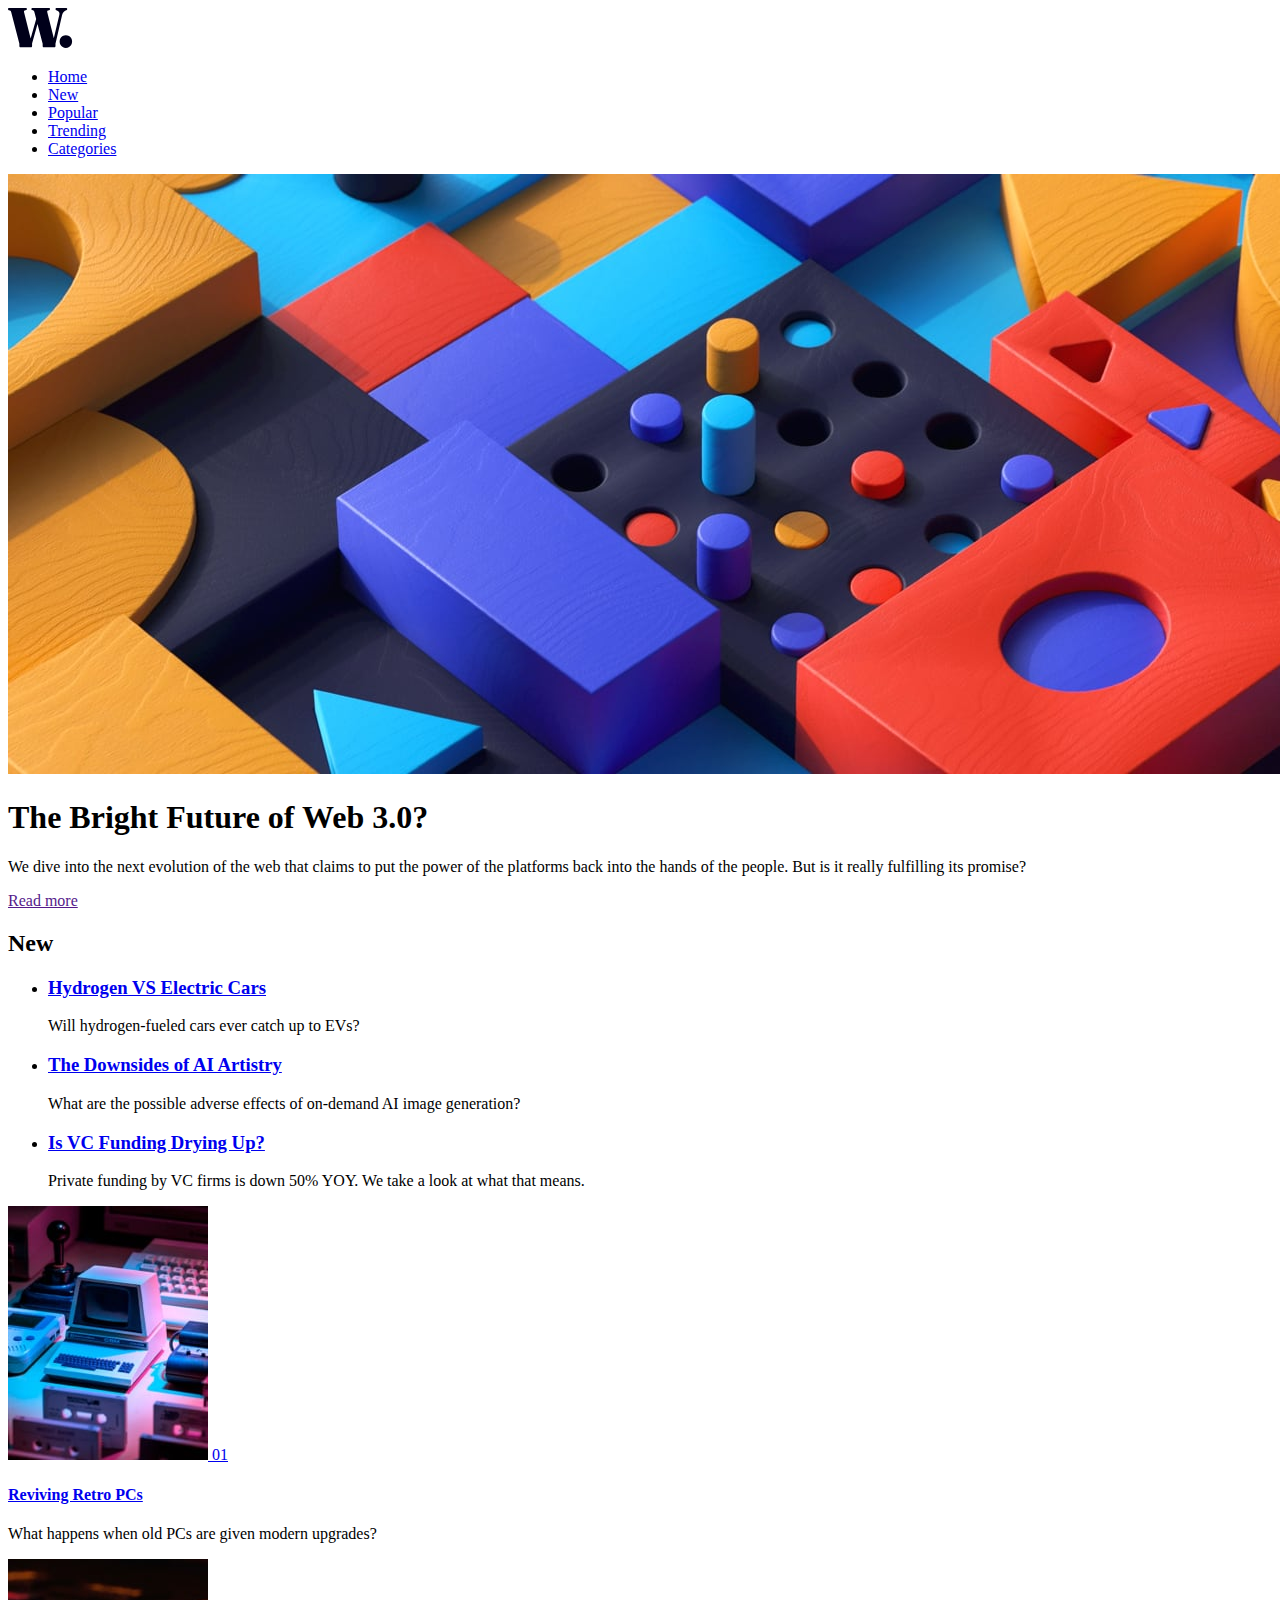
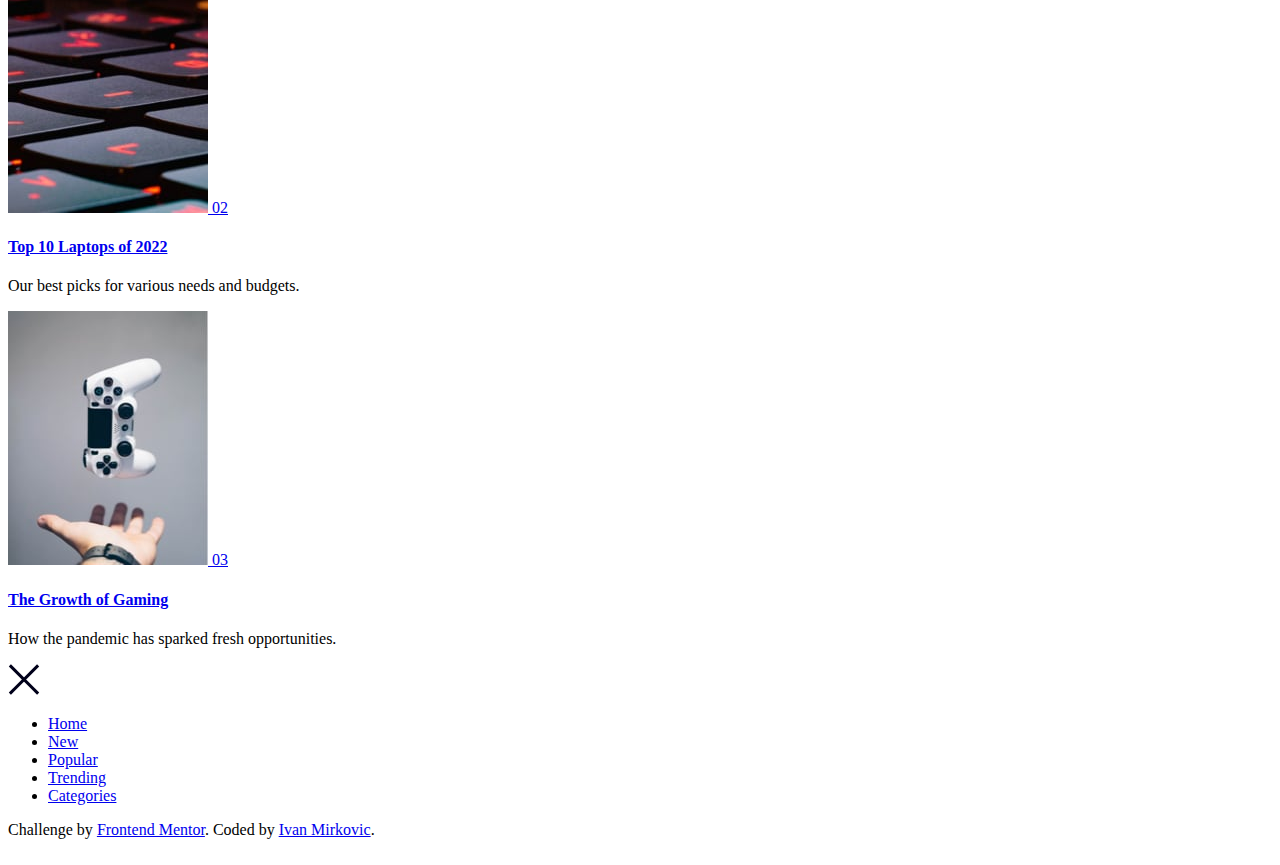
<file: app/index.html>
<!DOCTYPE html>
<html lang="en">
<head>
    <meta charset="UTF-8">
    <meta name="viewport" content="width=device-width, initial-scale=1.0"> <!-- displays site properly based on user's device -->
    <meta http-equiv="X-UA-Compatible" content="ie=edge">
    
    <link rel="icon" type="image/png" sizes="32x32" href="assets/images/favicon-32x32.png">
    
    <title>Frontend Mentor | News homepage</title>
</head>

<body class="body">

    <div class="grid-container">

        <nav class="navigation">
            <a class="logo" href="index.html">
                <img width="65" height="40" src="assets/images/logo.svg" alt="Site Logo">
            </a>
    
            <ul class="navigation__list">
                <li class="navigation__item"><a class="navigation__link" href="#">Home</a></li>
                <li class="navigation__item"><a class="navigation__link" href="#">New</a></li>
                <li class="navigation__item"><a class="navigation__link" href="#">Popular</a></li>
                <li class="navigation__item"><a class="navigation__link" href="#">Trending</a></li>
                <li class="navigation__item"><a class="navigation__link" href="#">Categories</a></li>
            </ul>

            <div class="navigation__menu-icon">
                <div class="navigation__menu-icon__middle"></div>
            </div>
        </nav> <!-- end navigation -->

        <header class="page-header">
            <div class="hero">
                <img class="hero__thumbnail" width="1460" height="600" src="assets/images/image-web-3-desktop.jpg" alt="Hero Image">
            </div>

            <div class="page-header__wrapper">
                <h1 class="page-header__title">The Bright Future of Web 3.0?</h1>

                <div class="page-header__description">
                    <p>We dive into the next evolution of the web that claims to put the power of the platforms back into the hands of the people. 
                    But is it really fulfilling its promise?</p>

                    <a class="btn" href="">Read more</a>
                </div>
            </div>
        </header> <!-- end page-header -->

        <aside class="sidebar">
            <h2 class="sidebar__title">New</h2>

            <ul class="sidebar__news-list">
                <li class="sidebar__news-item">
                    <article class="news-article">
                        <h3 class="news-article__title"><a href="#">Hydrogen VS Electric Cars</a></h3>
                        <p class="news-article__content">Will hydrogen-fueled cars ever catch up to EVs?</p>
                    </article>
                </li>
    
                <li class="sidebar__news-item">
                    <article class="news-article">
                        <h3 class="news-article__title"><a href="#">The Downsides of AI Artistry</a></h3>
                        <p class="news-article__content">What are the possible adverse effects of on-demand AI image generation?</p>
                    </article>
                </li>
    
                <li class="sidebar__news-item">
                    <article class="news-article">
                        <h3 class="news-article__title"><a href="#">Is VC Funding Drying Up?</a></h3>
                        <p class="news-article__content">Private funding by VC firms is down 50% YOY. We take a look at what that means.</p>
                    </article>
                </li>
            </ul>
        </aside> <!-- end sidebar -->

        <div class="tech-blogs">
            <article class="tech-article">
                <a href="#" class="tech-article__thumbnail-wrapper">
                    <img class="tech-article__thumbnail-wrapper__thumbnail" width="200" height="254" src="assets/images/image-retro-pcs.jpg" alt="Reviving Retro PCs">
                    <span class="tech-article__num">01</span>
                </a>

                <div class="tech-article__content">
                    <h4 class="tech-article__title"><a href="#">Reviving Retro PCs</a></h4>
                    <p class="tech-article__description">What happens when old PCs are given modern upgrades?</p>
                </div>
            </article>

            <article class="tech-article">
                <a href="#" class="tech-article__thumbnail-wrapper">
                    <img class="tech-article__thumbnail-wrapper__thumbnail" width="200" height="254" src="assets/images/image-top-laptops.jpg" alt="Top 10 Laptops of 2022">
                    <span class="tech-article__num">02</span>
                </a>

                <div class="tech-article__content">
                    <h4 class="tech-article__title"><a href="#">Top 10 Laptops of 2022</a></h4>
                    <p class="tech-article__description">Our best picks for various needs and budgets.</p>
                </div>
            </article>

            <article class="tech-article">
                <a href="#" class="tech-article__thumbnail-wrapper">
                    <img class="tech-article__thumbnail-wrapper__thumbnail" width="200" height="254" src="assets/images/image-gaming-growth.jpg" alt="The Growth of Gaming">
                    <span class="tech-article__num">03</span>
                </a>

                <div class="tech-article__content">
                    <h4 class="tech-article__title"><a href="#">The Growth of Gaming</a></h4>
                    <p class="tech-article__description">How the pandemic has sparked fresh opportunities.</p>
                </div>
            </article>
        </div> <!-- end tech-blogs -->

    </div> <!-- end grid-container -->

    <nav class="mobile-nav">
        <span class="mobile-nav__close-btn">
            <img class="mobile-nav__close-btn__icon" width="32" height="31" src="assets/images/icon-menu-close.svg" alt="Menu close button">
        </span>

        <ul class="mobile-nav__list">
            <li class="mobile-nav__item"><a class="mobile-nav__link" href="#">Home</a></li>
            <li class="mobile-nav__item"><a class="mobile-nav__link" href="#">New</a></li>
            <li class="mobile-nav__item"><a class="mobile-nav__link" href="#">Popular</a></li>
            <li class="mobile-nav__item"><a class="mobile-nav__link" href="#">Trending</a></li>
            <li class="mobile-nav__item"><a class="mobile-nav__link" href="#">Categories</a></li>
        </ul>
    </nav> <!-- end mobile-nav -->


    <footer class="main-footer">
        <div class="attribution">
            Challenge by <a href="https://www.frontendmentor.io/challenges/news-homepage-H6SWTa1MFl" target="_blank">Frontend Mentor</a>. 
            Coded by <a href="#">Ivan Mirkovic</a>.
        </div>
    </footer> <!-- end main-footer -->

    <div class="page-overlay">&nbsp;</div>

</body>
</html>
</file>
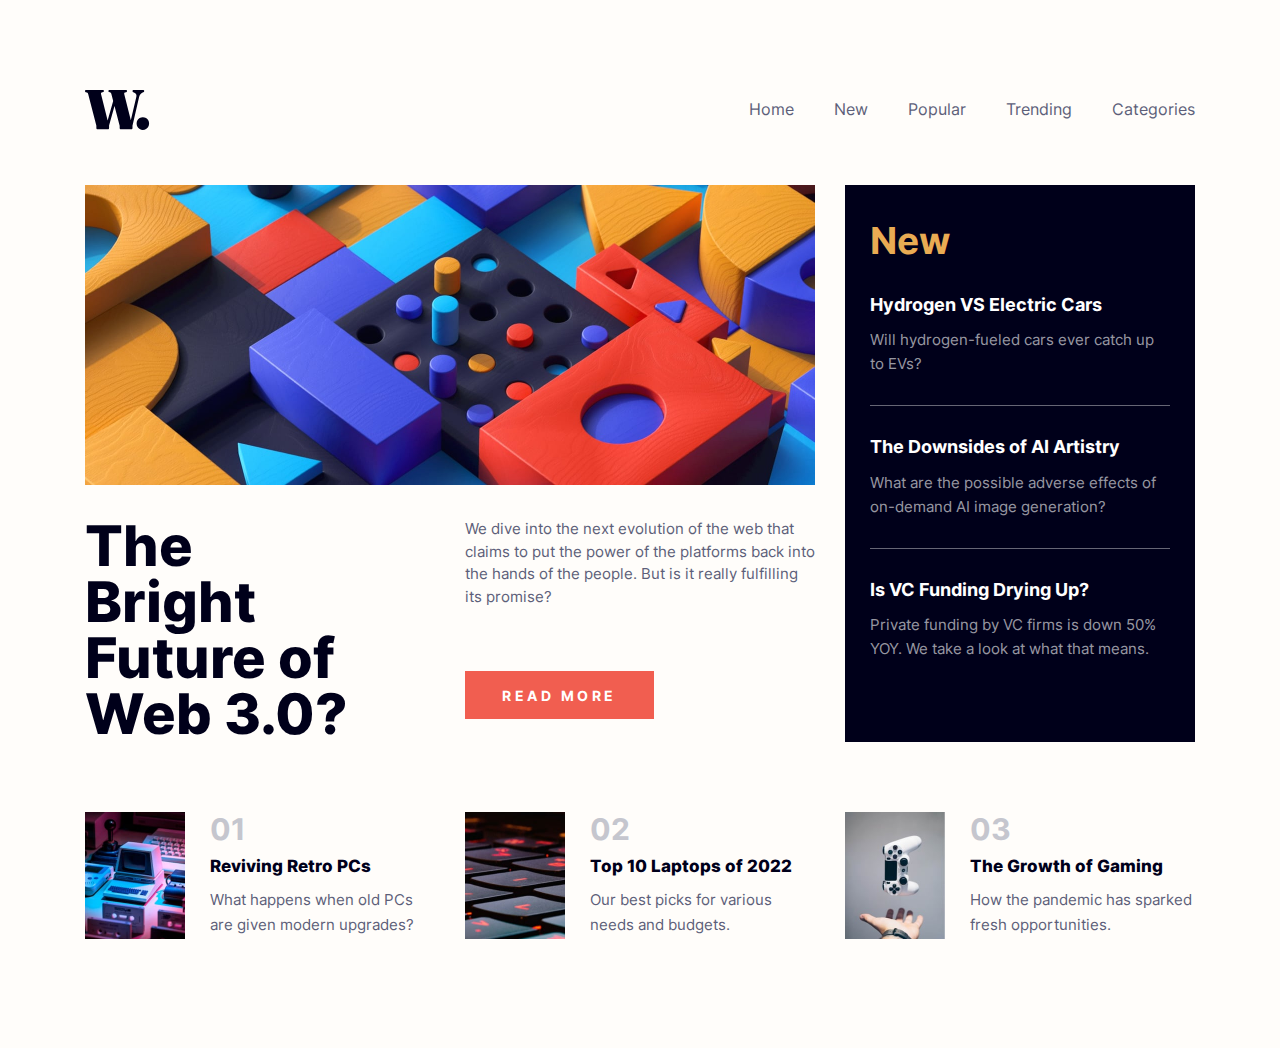
<file: docs/index.html>
<!DOCTYPE html>
<html lang="en">
<head>
    <meta charset="UTF-8">
    <meta name="viewport" content="width=device-width, initial-scale=1.0"> <!-- displays site properly based on user's device -->
    <meta http-equiv="X-UA-Compatible" content="ie=edge">
    
    <link rel="icon" type="image/png" sizes="32x32" href="assets/images/favicon-32x32.png">
    
    <title>Frontend Mentor | News homepage</title>
<link href="styles.88a6e78be8ee618d4a81.css" rel="stylesheet"></head>

<body class="body">

    <div class="grid-container">

        <nav class="navigation">
            <a class="logo" href="index.html">
                <img width="65" height="40" src="assets/images/logo.svg" alt="Site Logo">
            </a>
    
            <ul class="navigation__list">
                <li class="navigation__item"><a class="navigation__link" href="#">Home</a></li>
                <li class="navigation__item"><a class="navigation__link" href="#">New</a></li>
                <li class="navigation__item"><a class="navigation__link" href="#">Popular</a></li>
                <li class="navigation__item"><a class="navigation__link" href="#">Trending</a></li>
                <li class="navigation__item"><a class="navigation__link" href="#">Categories</a></li>
            </ul>

            <div class="navigation__menu-icon">
                <div class="navigation__menu-icon__middle"></div>
            </div>
        </nav> <!-- end navigation -->

        <header class="page-header">
            <div class="hero">
                <img class="hero__thumbnail" width="1460" height="600" src="assets/images/image-web-3-desktop.jpg" alt="Hero Image">
            </div>

            <div class="page-header__wrapper">
                <h1 class="page-header__title">The Bright Future of Web 3.0?</h1>

                <div class="page-header__description">
                    <p>We dive into the next evolution of the web that claims to put the power of the platforms back into the hands of the people. 
                    But is it really fulfilling its promise?</p>

                    <a class="btn" href="">Read more</a>
                </div>
            </div>
        </header> <!-- end page-header -->

        <aside class="sidebar">
            <h2 class="sidebar__title">New</h2>

            <ul class="sidebar__news-list">
                <li class="sidebar__news-item">
                    <article class="news-article">
                        <h3 class="news-article__title"><a href="#">Hydrogen VS Electric Cars</a></h3>
                        <p class="news-article__content">Will hydrogen-fueled cars ever catch up to EVs?</p>
                    </article>
                </li>
    
                <li class="sidebar__news-item">
                    <article class="news-article">
                        <h3 class="news-article__title"><a href="#">The Downsides of AI Artistry</a></h3>
                        <p class="news-article__content">What are the possible adverse effects of on-demand AI image generation?</p>
                    </article>
                </li>
    
                <li class="sidebar__news-item">
                    <article class="news-article">
                        <h3 class="news-article__title"><a href="#">Is VC Funding Drying Up?</a></h3>
                        <p class="news-article__content">Private funding by VC firms is down 50% YOY. We take a look at what that means.</p>
                    </article>
                </li>
            </ul>
        </aside> <!-- end sidebar -->

        <div class="tech-blogs">
            <article class="tech-article">
                <a href="#" class="tech-article__thumbnail-wrapper">
                    <img class="tech-article__thumbnail-wrapper__thumbnail" width="200" height="254" src="assets/images/image-retro-pcs.jpg" alt="Reviving Retro PCs">
                    <span class="tech-article__num">01</span>
                </a>

                <div class="tech-article__content">
                    <h4 class="tech-article__title"><a href="#">Reviving Retro PCs</a></h4>
                    <p class="tech-article__description">What happens when old PCs are given modern upgrades?</p>
                </div>
            </article>

            <article class="tech-article">
                <a href="#" class="tech-article__thumbnail-wrapper">
                    <img class="tech-article__thumbnail-wrapper__thumbnail" width="200" height="254" src="assets/images/image-top-laptops.jpg" alt="Top 10 Laptops of 2022">
                    <span class="tech-article__num">02</span>
                </a>

                <div class="tech-article__content">
                    <h4 class="tech-article__title"><a href="#">Top 10 Laptops of 2022</a></h4>
                    <p class="tech-article__description">Our best picks for various needs and budgets.</p>
                </div>
            </article>

            <article class="tech-article">
                <a href="#" class="tech-article__thumbnail-wrapper">
                    <img class="tech-article__thumbnail-wrapper__thumbnail" width="200" height="254" src="assets/images/image-gaming-growth.jpg" alt="The Growth of Gaming">
                    <span class="tech-article__num">03</span>
                </a>

                <div class="tech-article__content">
                    <h4 class="tech-article__title"><a href="#">The Growth of Gaming</a></h4>
                    <p class="tech-article__description">How the pandemic has sparked fresh opportunities.</p>
                </div>
            </article>
        </div> <!-- end tech-blogs -->

    </div> <!-- end grid-container -->

    <nav class="mobile-nav">
        <span class="mobile-nav__close-btn">
            <img class="mobile-nav__close-btn__icon" width="32" height="31" src="assets/images/icon-menu-close.svg" alt="Menu close button">
        </span>

        <ul class="mobile-nav__list">
            <li class="mobile-nav__item"><a class="mobile-nav__link" href="#">Home</a></li>
            <li class="mobile-nav__item"><a class="mobile-nav__link" href="#">New</a></li>
            <li class="mobile-nav__item"><a class="mobile-nav__link" href="#">Popular</a></li>
            <li class="mobile-nav__item"><a class="mobile-nav__link" href="#">Trending</a></li>
            <li class="mobile-nav__item"><a class="mobile-nav__link" href="#">Categories</a></li>
        </ul>
    </nav> <!-- end mobile-nav -->


    <footer class="main-footer">
        <div class="attribution">
            Challenge by <a href="https://www.frontendmentor.io/challenges/news-homepage-H6SWTa1MFl" target="_blank">Frontend Mentor</a>. 
            Coded by <a href="#">Ivan Mirkovic</a>.
        </div>
    </footer> <!-- end main-footer -->

    <div class="page-overlay">&nbsp;</div>

<script defer src="main.88a6e78be8ee618d4a81.js"></script></body>
</html>
</file>
<file: docs/styles.88a6e78be8ee618d4a81.css>
/*! normalize.css v8.0.1 | MIT License | github.com/necolas/normalize.css */html{line-height:1.15;-webkit-text-size-adjust:100%}body{margin:0}main{display:block}h1{font-size:2em;margin:.67em 0}hr{box-sizing:content-box;height:0;overflow:visible}pre{font-family:monospace,monospace;font-size:1em}a{background-color:transparent}abbr[title]{border-bottom:none;text-decoration:underline;text-decoration:underline dotted}b,strong{font-weight:bolder}code,kbd,samp{font-family:monospace,monospace;font-size:1em}small{font-size:80%}sub,sup{font-size:75%;line-height:0;position:relative;vertical-align:baseline}sub{bottom:-.25em}sup{top:-.5em}img{border-style:none}button,input,optgroup,select,textarea{font-family:inherit;font-size:100%;line-height:1.15;margin:0}button,input{overflow:visible}button,select{text-transform:none}[type=button],[type=reset],[type=submit],button{-webkit-appearance:button}[type=button]::-moz-focus-inner,[type=reset]::-moz-focus-inner,[type=submit]::-moz-focus-inner,button::-moz-focus-inner{border-style:none;padding:0}[type=button]:-moz-focusring,[type=reset]:-moz-focusring,[type=submit]:-moz-focusring,button:-moz-focusring{outline:1px dotted ButtonText}fieldset{padding:.35em .75em .625em}legend{box-sizing:border-box;color:inherit;display:table;max-width:100%;padding:0;white-space:normal}progress{vertical-align:baseline}textarea{overflow:auto}[type=checkbox],[type=radio]{box-sizing:border-box;padding:0}[type=number]::-webkit-inner-spin-button,[type=number]::-webkit-outer-spin-button{height:auto}[type=search]{-webkit-appearance:textfield;outline-offset:-2px}[type=search]::-webkit-search-decoration{-webkit-appearance:none}::-webkit-file-upload-button{-webkit-appearance:button;font:inherit}details{display:block}summary{display:list-item}[hidden],template{display:none}@font-face{font-family:Inter;src:url(assets/fonts/Inter-Regular.ttf) format("truetype");font-weight:400;font-style:normal;font-display:swap}@font-face{font-family:Inter;src:url(assets/fonts/Inter-Bold.ttf) format("truetype");font-weight:700;font-style:normal;font-display:swap}@font-face{font-family:Inter;src:url(assets/fonts/Inter-ExtraBold.ttf) format("truetype");font-weight:800;font-style:normal;font-display:swap}*,:after,:before{margin:0;padding:0;box-sizing:inherit}html{font-size:62.5%}body{box-sizing:border-box;font-family:Inter,sans-serif;font-weight:400;font-size:1.5rem;position:relative;padding:9rem 0;background-color:#fffdfa}body.mobile-nav-active{overflow:hidden}@media(max-width:768px){body{padding:3rem 0}}img{display:block;max-width:100%;height:auto}a{text-decoration:none;color:#00001a}p{font-size:1.5rem;font-weight:400;line-height:1.6;color:#5d5f79;margin:0 0 2rem}.attribution{display:none}.page-overlay{position:fixed;top:0;left:0;right:0;bottom:0;width:100%;height:100%;background-color:rgba(0,0,0,.5);z-index:11;visibility:hidden;opacity:0;transition:all .3s ease;display:none}@media(max-width:768px){.page-overlay{display:block}}.page-overlay--active{visibility:visible;opacity:1}.navigation{grid-column:center-start/center-end;display:grid;grid-template-columns:auto 1fr;grid-gap:2rem;align-items:center;position:relative;margin-bottom:5.5rem;z-index:9}@media(max-width:768px){.navigation{margin-bottom:3.2rem}}.navigation__wrapper{width:144rem}.navigation .logo img{width:auto;height:4rem}@media(max-width:768px){.navigation .logo img{height:2.8rem}}.navigation__list{margin:0 0 0 auto;padding:0;list-style:none}@media(max-width:768px){.navigation__list{display:none}}.navigation__item{float:left}.navigation__item:not(:last-child){margin-right:4rem}.navigation__link{font-size:1.56rem;color:#5d5f79;transition:color .3s ease}.navigation__link:hover{color:#f15e50}.navigation__menu-icon{width:4rem;height:1.7rem;position:absolute;top:50%;right:0;margin-top:-.6rem;z-index:10;cursor:pointer;display:none}@media(max-width:768px){.navigation__menu-icon{transform:translateY(-.2rem);display:inline-block}}.navigation__menu-icon:before{content:"";top:0;transform-origin:20% 0;transition:transform .3s ease-out}.navigation__menu-icon:before,.navigation__menu-icon__middle{position:absolute;left:0;width:4rem;height:.3rem;background-color:#00001a}.navigation__menu-icon__middle{top:.7rem;opacity:1;transition:transform .3s ease-out,opacity .3s ease-out;transform-origin:0 50%}.navigation__menu-icon:after{content:"";position:absolute;bottom:0;left:0;width:4rem;height:.3rem;background-color:#00001a;transform-origin:25% 100%;transition:transform .3s ease-out}.navigation__menu-icon--close-x:before{transform:rotate(45deg) scaleX(1.1);background-color:#00001a}.navigation__menu-icon--close-x .navigation__menu-icon__middle{opacity:0;transform:scaleX(0);background-color:#00001a}.navigation__menu-icon--close-x:after{transform:rotate(-45deg) scaleX(1.1) translateY(.1rem);background-color:#00001a}.mobile-nav{background-color:#fff;min-width:25.5rem;height:100%;min-height:100vh;position:fixed;top:0;right:-25.5rem;bottom:0;display:none;align-items:center;padding:2.5rem;z-index:12;background-color:#fffdfa;transition:transform .3s ease,right .3s ease-out}.mobile-nav--active{right:0}@media(max-width:768px){.mobile-nav{display:grid;grid-template-columns:1fr;grid-template-rows:min-content min-content;grid-row-gap:9rem}}.mobile-nav__close-btn{display:inline-block;justify-self:end;margin-right:-.5rem;cursor:pointer}.mobile-nav__list{margin:0;padding:0;list-style:none;min-height:21rem;max-height:calc(100vh - 17rem);overflow-y:auto;width:100%;scrollbar-width:thin}.mobile-nav__list::-webkit-scrollbar{width:.6rem;height:.6rem}.mobile-nav__list::-webkit-scrollbar-track{background-color:#c5c6ce}.mobile-nav__list::-webkit-scrollbar-thumb{background-color:#5d5f79}.mobile-nav__item:not(:last-child){margin-bottom:3rem}.mobile-nav__link{font-size:1.5rem;color:#00001a}.mobile-nav__link:hover{color:#f15e50}.grid-container{display:grid;grid-template-columns:[full-start] minmax(1.5rem,1fr) [center-start] repeat(12,[col-start] minmax(2rem,9.25rem) [col-end]) [center-end] minmax(1.5rem,1fr) [full-end]}@media(max-width:1200px){.grid-container{grid-template-columns:[full-start] minmax(1.5rem,1fr) [center-start] repeat(12,[col-start] minmax(2rem,7.75rem) [col-end]) [center-end] minmax(1.5rem,1fr) [full-end]}}@media(max-width:992px){.grid-container{grid-template-columns:[full-start] minmax(1.5rem,1fr) [center-start] repeat(12,[col-start] minmax(2rem,5.75rem) [col-end]) [center-end] minmax(1.5rem,1fr) [full-end]}}@media(max-width:768px){.grid-container{grid-template-columns:[full-start] minmax(1.5rem,1fr) [center-start] repeat(12,[col-start] minmax(2rem,4.25rem) [col-end]) [center-end] minmax(1.5rem,1fr) [full-end]}}@media(max-width:375px){.grid-container{grid-template-columns:[full-start] 1.5rem [center-start] minmax(2rem,1fr) [center-end] 1.5rem [full-end]}}.page-header{grid-column:center-start/col-end 8;margin-right:1rem}@media(max-width:768px){.page-header{grid-column:center-start/center-end;margin-right:0;margin-bottom:6.5rem}}.page-header .hero{max-height:30rem;overflow:hidden;margin-bottom:3.3rem}@media(max-width:768px){.page-header .hero{max-height:none;height:30rem}}@media(max-width:576px){.page-header .hero{margin-bottom:3rem;background-repeat:no-repeat;background-size:cover;background-position:50%;background-image:url(assets/images/image-web-3-mobile.jpg)}}.page-header .hero__thumbnail{display:block;width:100%;height:100%;object-fit:cover}@media(max-width:576px){.page-header .hero__thumbnail{display:none}}.page-header__wrapper{display:grid;grid-template-columns:29rem 1fr;grid-gap:4rem}@media(max-width:992px){.page-header__wrapper{grid-template-columns:1fr;grid-gap:2.5rem}}@media(max-width:576px){.page-header__wrapper{grid-gap:2rem}}.page-header__title{font-size:5.6rem;font-weight:800;line-height:1;color:#00001a;margin:0}@media(max-width:992px){.page-header__title{font-size:5rem;line-height:1.2}}@media(max-width:375px){.page-header__title{max-width:28rem;font-size:4rem;line-height:1}}.page-header__description{max-width:35rem;margin-left:auto;display:grid;grid-template-columns:1fr;align-items:start;justify-items:start}@media(max-width:992px){.page-header__description{margin-left:0;max-width:100%}}.page-header__description p{line-height:1.5;margin-bottom:4rem}@media(max-width:992px){.page-header__description p{margin-bottom:2.5rem}}@media(max-width:768px){.page-header__description p{line-height:1.6}}.sidebar{grid-column:col-end 8/center-end;margin-left:2rem;background-color:#00001a;padding:3.5rem 0}@media(max-width:992px){.sidebar{padding:3rem 0}}@media(max-width:768px){.sidebar{grid-column:center-start/center-end;margin-left:0}}@media(max-width:576px){.sidebar{padding:2.5rem 0}}.sidebar__title{font-size:3.7rem;color:#e9ab53;margin:0 0 3rem 2.5rem}@media(max-width:992px){.sidebar__title{margin-left:2rem}}.sidebar__news-list{margin:0;padding:0 2.5rem;list-style:none;max-height:37.2rem;overflow-y:auto;scrollbar-width:thin}.sidebar__news-list::-webkit-scrollbar{width:.6rem;height:.6rem}.sidebar__news-list::-webkit-scrollbar-track{background-color:#00001a}.sidebar__news-list::-webkit-scrollbar-thumb{background-color:hsla(0,0%,100%,.6);border-right:.4rem solid #00001a}@media(max-width:992px){.sidebar__news-list{padding:0 2rem}}.sidebar__news-item:not(:last-child){padding-bottom:2.9rem;margin-bottom:2.9rem;border-bottom:1px solid hsla(0,0%,100%,.4)}.tech-blogs{grid-column:center-start/center-end;display:grid;grid-template-columns:repeat(3,1fr);grid-gap:3rem;margin-top:7rem}@media(max-width:768px){.tech-blogs{grid-template-columns:1fr;margin-top:6.5rem}}.btn,.btn:link,.btn:visited{text-decoration:none;text-transform:uppercase;padding:1.85rem 3.7rem 1.6rem;display:inline-block;transition:all .2s ease;position:relative;overflow:hidden;font-weight:600;font-size:1.35rem;line-height:1;background-color:#f15e50;color:#fff;border:none;letter-spacing:.35rem;cursor:pointer}.btn:active,.btn:focus,.btn:hover{background-color:#00001a}.news-article__title{color:#fff;line-height:1.4;margin:0 0 1.1rem}@media(max-width:576px){.news-article__title{margin:0 0 .8rem}}.news-article__title a{color:#fff;transition:color .3s ease}.news-article__title a:hover{color:#e9ab53}.news-article__content{color:hsla(0,0%,100%,.6);margin-bottom:0}@media(max-width:576px){.news-article__content{line-height:1.7}}.tech-article{display:grid;grid-template-columns:minmax(5rem,10rem) minmax(12rem,1fr);align-items:start;grid-gap:2.5rem}@media(min-width:769px)and (max-width:992px){.tech-article{grid-gap:1.5rem}}.tech-article__thumbnail-wrapper{display:block;max-height:12.8rem;background-color:#5d5f79;position:relative}.tech-article__thumbnail-wrapper__thumbnail{width:100%;height:100%;object-fit:contain}.tech-article__num{display:inline-block;font-size:3rem;font-weight:700;color:#c5c6ce;position:absolute;top:0;left:100%;transform:translateX(2.5rem);pointer-events:none}@media(min-width:769px)and (max-width:992px){.tech-article__num{top:100%;left:50%;transform:translateX(-50%);padding-top:.5rem}}.tech-article__content{padding-top:4.5rem}@media(min-width:769px)and (max-width:992px){.tech-article__content{padding-top:0;transform:translateY(-.2rem)}}.tech-article__title{font-size:1.7rem;font-weight:800;margin:0 0 1rem}@media(min-width:769px)and (max-width:992px){.tech-article__title{font-size:1.5rem}}.tech-article__title a{color:#00001a;transition:color .3s ease}.tech-article__title a:hover{color:#f15e50}.tech-article__description{line-height:1.7}@media(min-width:769px)and (max-width:992px){.tech-article__description{line-height:1.5}}
</file>
